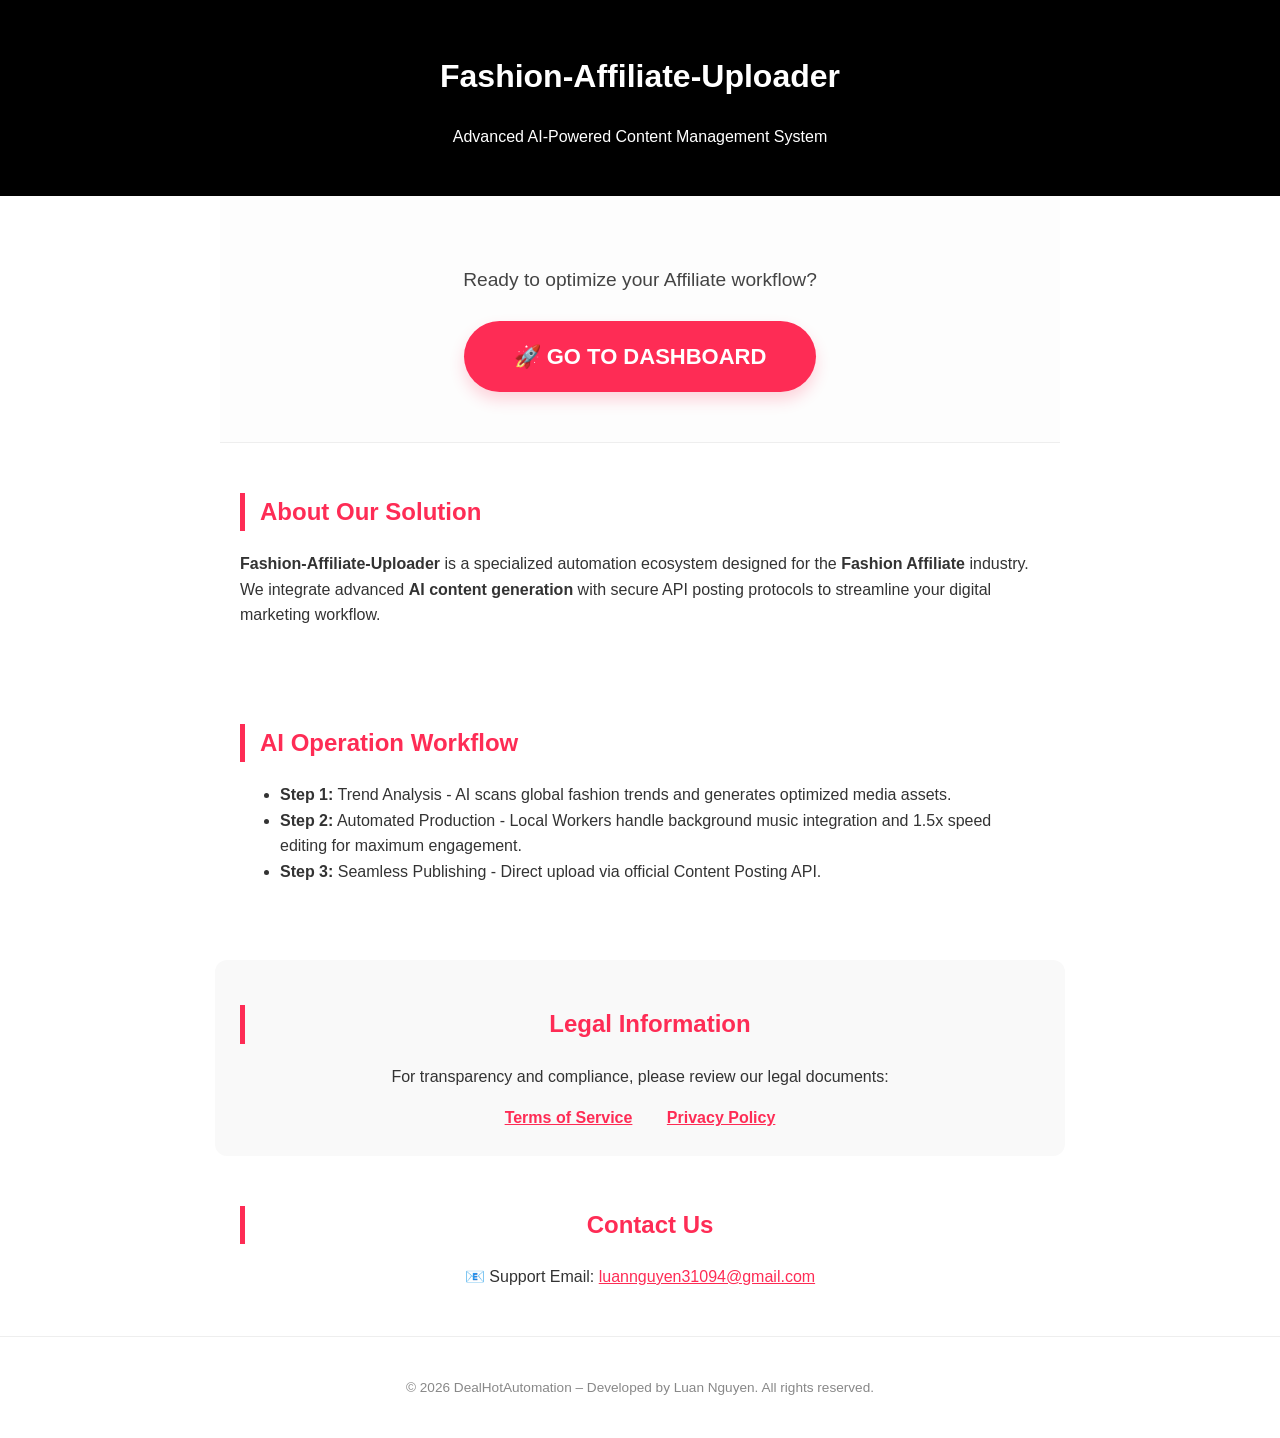
<file: index.html>
<!DOCTYPE html>
<html lang="en">
<head>
  <meta charset="UTF-8" />
  <meta name="viewport" content="width=device-width, initial-scale=1.0" />
  <title>DealHotAutomation</title>
  <style>
    /* 🎨 CSS CUSTOM FOR PROFESSIONAL LOOK */
    body { font-family: 'Segoe UI', Tahoma, Geneva, Verdana, sans-serif; line-height: 1.6; color: #333; margin: 0; }
    header { background: #000; color: #fff; padding: 30px; text-align: center; }
    .cta-container { 
        text-align: center; 
        padding: 50px 20px; 
        background: #fdfdfd; 
        border-bottom: 1px solid #eee;
    }
    .btn-go-app {
        display: inline-block;
        background-color: #fe2c55;
        color: white !important;
        padding: 18px 50px;
        font-size: 22px;
        font-weight: 800;
        text-decoration: none;
        border-radius: 50px;
        box-shadow: 0 8px 15px rgba(254, 44, 85, 0.2);
        transition: all 0.3s ease;
        text-transform: uppercase;
    }
    .btn-go-app:hover {
        transform: translateY(-3px);
        box-shadow: 0 12px 25px rgba(254, 44, 85, 0.4);
    }
    section { max-width: 800px; margin: 0 auto; padding: 30px 20px; }
    h2 { color: #fe2c55; border-left: 5px solid #fe2c55; padding-left: 15px; }
    .legal-links { margin-top: 30px; padding: 25px; background: #f9f9f9; border-radius: 12px; text-align: center; }
    .legal-links a { margin: 0 15px; color: #fe2c55; font-weight: bold; text-decoration: underline; }
    footer { text-align: center; padding: 40px; font-size: 0.85em; color: #888; border-top: 1px solid #eee; }
  </style>
</head>
<body>
  <header>
    <h1>Fashion-Affiliate-Uploader</h1>
    <p>Advanced AI-Powered Content Management System</p>
  </header>

  <section class="cta-container">
    <p style="margin-bottom: 25px; font-size: 1.2em; font-weight: 500; color: #444;">Ready to optimize your Affiliate workflow?</p>
    <a href="https://thorough-macaw-thankfully.ngrok-free.app/webhook/tiktok-callback" class="btn-go-app">🚀 Go to Dashboard</a>
  </section>

  <section class="intro">
    <h2>About Our Solution</h2>
    <p><strong>Fashion-Affiliate-Uploader</strong> is a specialized automation ecosystem designed for the <strong>Fashion Affiliate</strong> industry. We integrate advanced <strong>AI content generation</strong> with secure API posting protocols to streamline your digital marketing workflow.</p>
  </section>

  <section class="workflow">
    <h2>AI Operation Workflow</h2>
    <ul>
      <li><strong>Step 1:</strong> Trend Analysis - AI scans global fashion trends and generates optimized media assets.</li>
      <li><strong>Step 2:</strong> Automated Production - Local Workers handle background music integration and 1.5x speed editing for maximum engagement.</li>
      <li><strong>Step 3:</strong> Seamless Publishing - Direct upload via official Content Posting API.</li>
    </ul>
  </section>

  <section class="legal-links">
    <h2>Legal Information</h2>
    <p>For transparency and compliance, please review our legal documents:</p>
    <a href="terms.html" target="_blank">Terms of Service</a>
    <a href="privacy.html" target="_blank">Privacy Policy</a>
  </section>

  <section class="contact" style="text-align: center;">
    <h2>Contact Us</h2>
    <p>📧 Support Email: <a href="mailto:luannguyen31094@gmail.com" style="color: #fe2c55;">luannguyen31094@gmail.com</a></p>
  </section>

  <footer>
    &copy; 2026 DealHotAutomation – Developed by Luan Nguyen. All rights reserved.
  </footer>
</body>
</html>
</file>
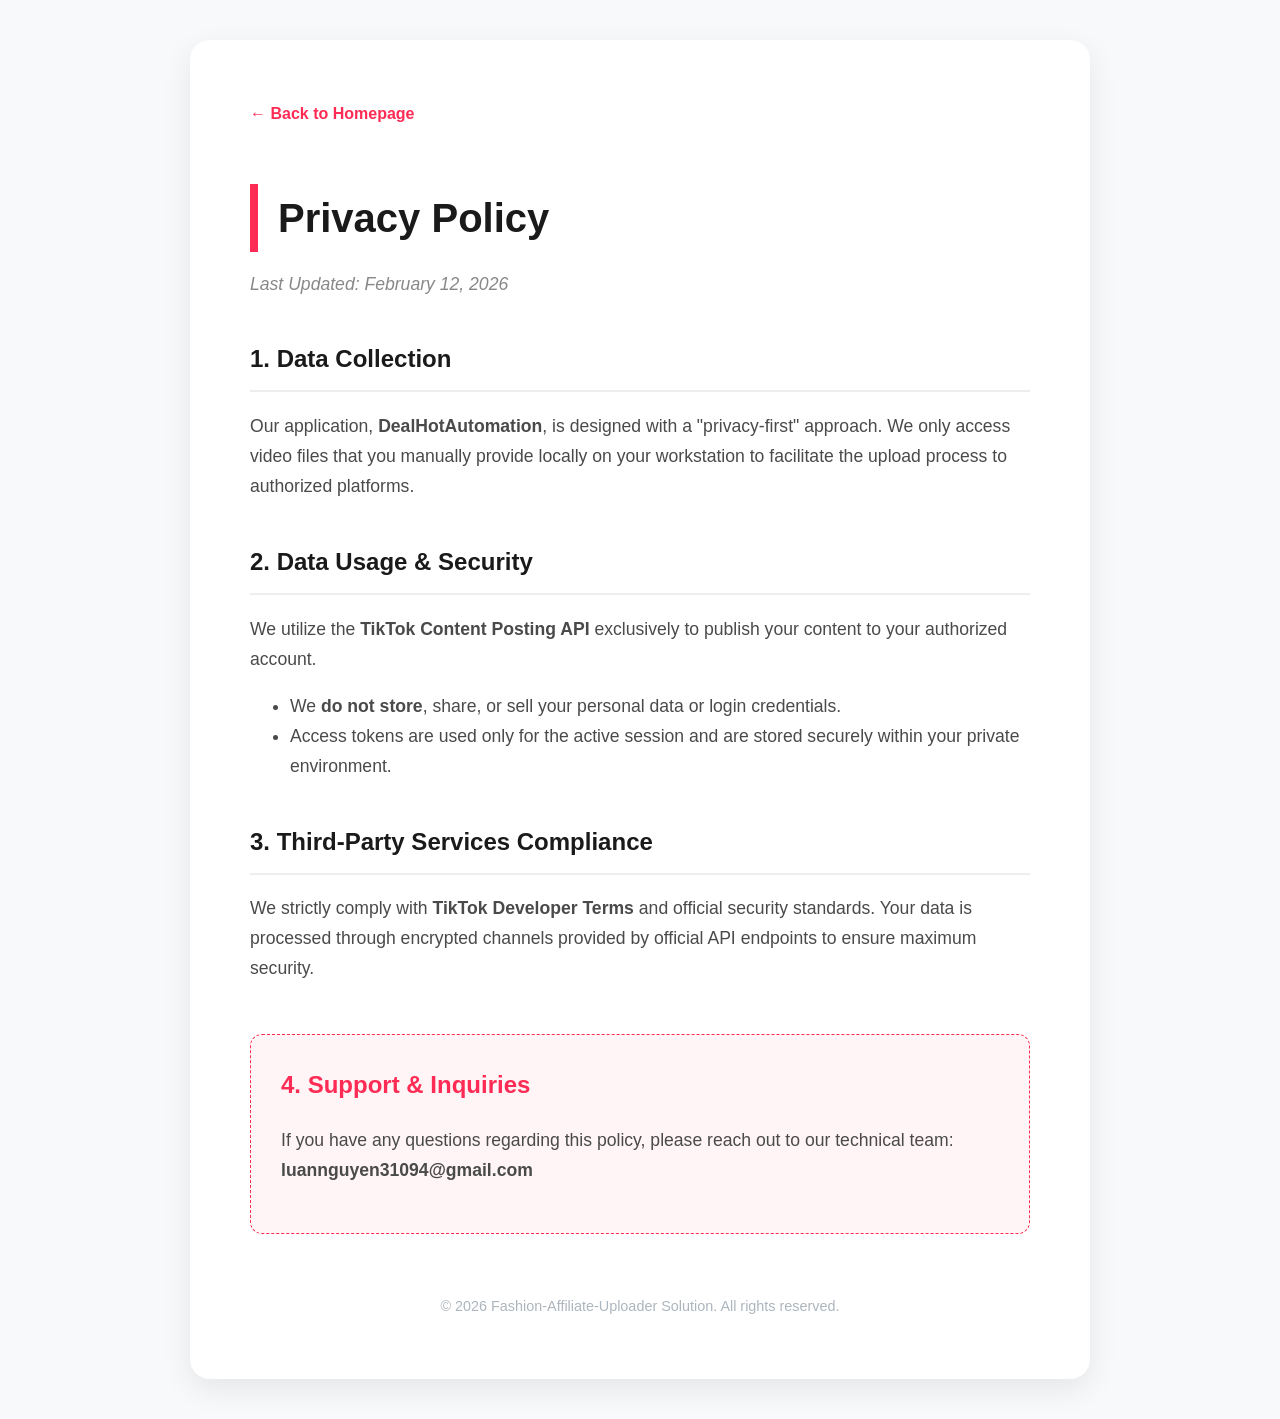
<file: privacy.html>
<!DOCTYPE html>
<html lang="en">
<head>
  <meta charset="UTF-8">
  <meta name="viewport" content="width=device-width, initial-scale=1.0">
  <title>Privacy Policy - DealHotAutomation</title>
  <style>
    /* 🎨 MODERN DARK/LIGHT THEME */
    body { 
      font-family: 'Inter', -apple-system, BlinkMacSystemFont, "Segoe UI", Roboto, sans-serif; 
      line-height: 1.7; 
      color: #2c3e50; 
      max-width: 900px; 
      margin: 0 auto; 
      padding: 40px 20px; 
      background: #f8f9fa; 
    }
    .container { 
      background: #fff; 
      padding: 60px; 
      border-radius: 20px; 
      box-shadow: 0 10px 30px rgba(0,0,0,0.08); 
    }
    .back-link { 
      display: inline-flex;
      align-items: center;
      text-decoration: none; 
      color: #fe2c55; 
      font-weight: 600; 
      margin-bottom: 30px;
      transition: transform 0.2s;
    }
    .back-link:hover { transform: translateX(-5px); }
    
    h1 { 
      font-size: 2.5em; 
      color: #1a1a1a; 
      margin-bottom: 10px;
      border-left: 8px solid #fe2c55;
      padding-left: 20px;
    }
    .update-date { color: #888; font-style: italic; margin-bottom: 40px; }
    
    h2 { 
      font-size: 1.5em;
      color: #1a1a1a; 
      margin-top: 40px; 
      border-bottom: 2px solid #eee;
      padding-bottom: 10px;
    }
    p, li { font-size: 1.1em; color: #4a4a4a; }
    
    .contact-box { 
      background: #fff5f6; 
      padding: 30px; 
      border-radius: 12px;
      border: 1px dashed #fe2c55;
      margin-top: 50px; 
    }
    .contact-box h2 { border: none; margin-top: 0; padding: 0; color: #fe2c55; }
    
    footer { 
      margin-top: 60px; 
      text-align: center; 
      font-size: 0.9em; 
      color: #adb5bd; 
    }
    @media (max-width: 600px) {
      .container { padding: 30px; }
      h1 { font-size: 1.8em; }
    }
  </style>
</head>
<body>
  <div class="container">
    <a href="index.html" class="back-link">← Back to Homepage</a>
    
    <h1>Privacy Policy</h1>
    <p class="update-date">Last Updated: February 12, 2026</p>

    <section>
      <h2>1. Data Collection</h2>
      <p>Our application, <strong>DealHotAutomation</strong>, is designed with a "privacy-first" approach. We only access video files that you manually provide locally on your workstation to facilitate the upload process to authorized platforms.</p>
    </section>

    <section>
      <h2>2. Data Usage & Security</h2>
      <p>We utilize the <strong>TikTok Content Posting API</strong> exclusively to publish your content to your authorized account. 
      <ul>
        <li>We <strong>do not store</strong>, share, or sell your personal data or login credentials.</li>
        <li>Access tokens are used only for the active session and are stored securely within your private environment.</li>
      </ul>
    </section>

    <section>
      <h2>3. Third-Party Services Compliance</h2>
      <p>We strictly comply with <strong>TikTok Developer Terms</strong> and official security standards. Your data is processed through encrypted channels provided by official API endpoints to ensure maximum security.</p>
    </section>

    <div class="contact-box">
      <h2>4. Support & Inquiries</h2>
      <p>If you have any questions regarding this policy, please reach out to our technical team: <strong>luannguyen31094@gmail.com</strong></p>
    </div>

    <footer>
      &copy; 2026 Fashion-Affiliate-Uploader Solution. All rights reserved.
    </footer>
  </div>
</body>
</html>
</file>
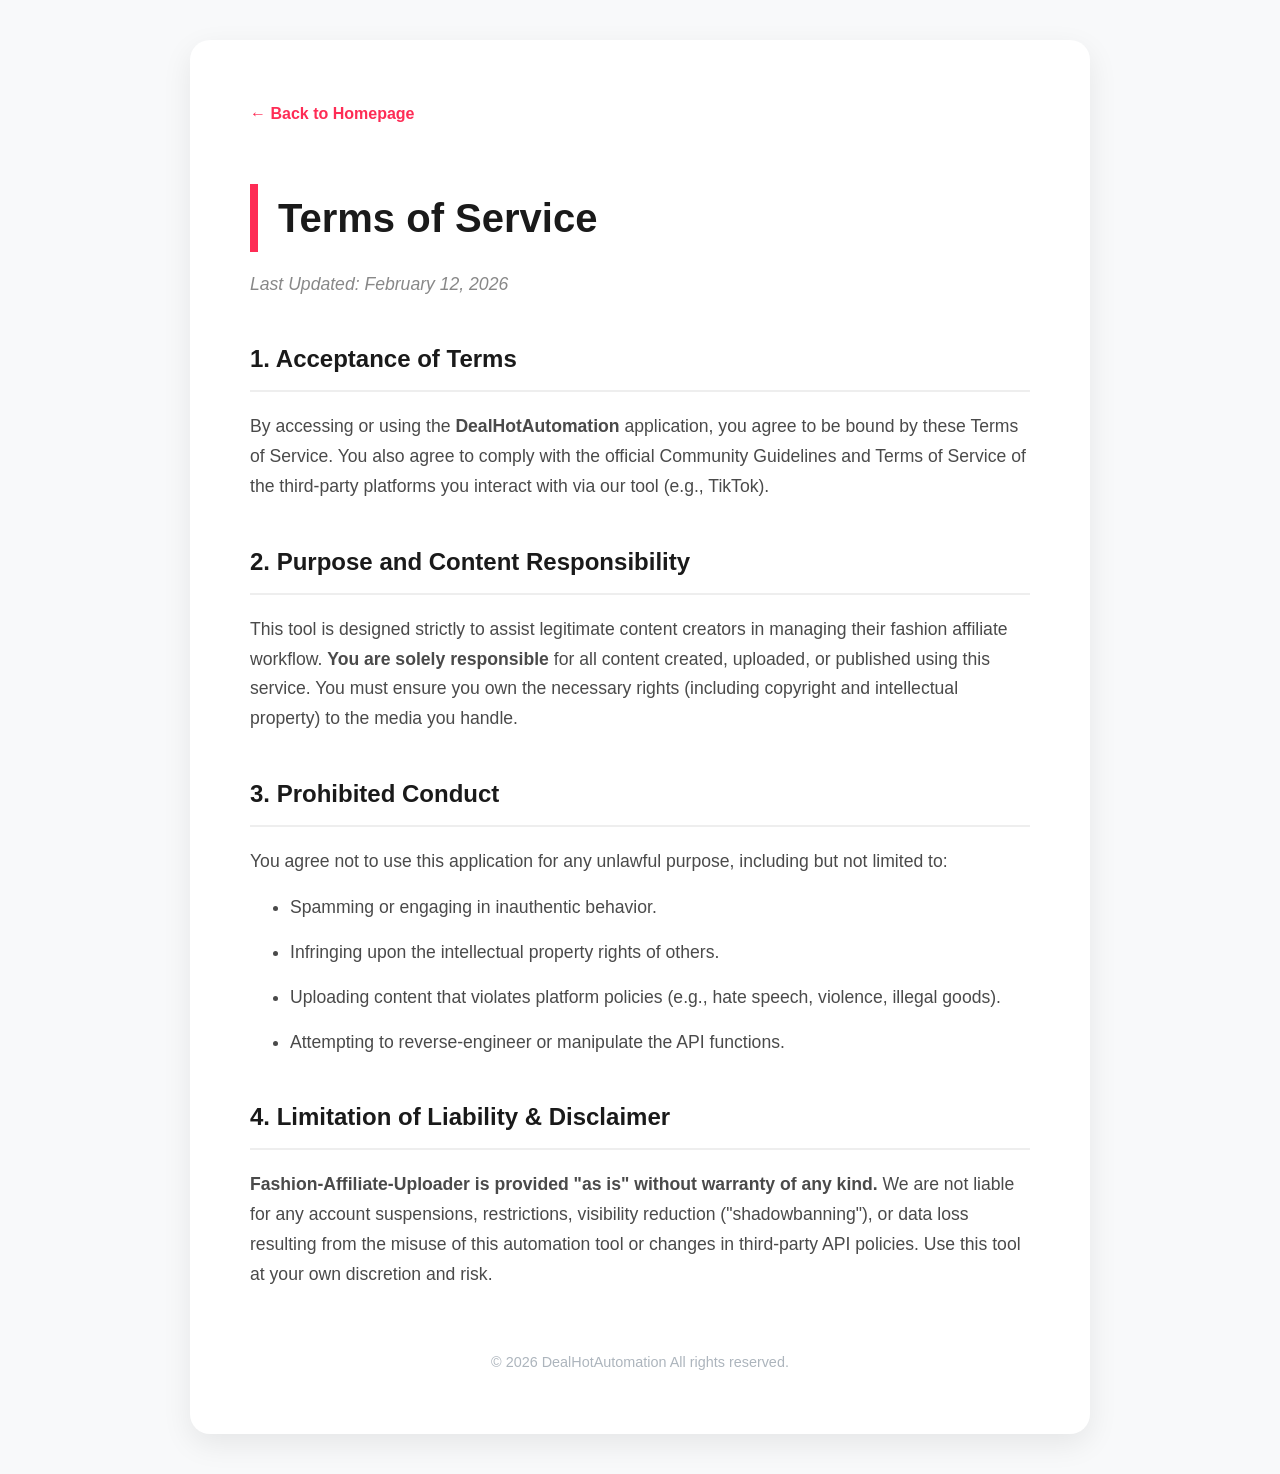
<file: terms.html>
<!DOCTYPE html>
<html lang="en">
<head>
  <meta charset="UTF-8">
  <meta name="viewport" content="width=device-width, initial-scale=1.0">
  <title>Terms of Service - DealHotAutomation</title>
  <style>
    /* 🎨 MODERN THEME - CONSISTENT WITH PP & HOMEPAGE */
    body { 
      font-family: 'Inter', -apple-system, BlinkMacSystemFont, "Segoe UI", Roboto, sans-serif; 
      line-height: 1.7; 
      color: #2c3e50; 
      max-width: 900px; 
      margin: 0 auto; 
      padding: 40px 20px; 
      background: #f8f9fa; 
    }
    .container { 
      background: #fff; 
      padding: 60px; 
      border-radius: 20px; 
      box-shadow: 0 10px 30px rgba(0,0,0,0.08); 
    }
    .back-link { 
      display: inline-flex;
      align-items: center;
      text-decoration: none; 
      color: #fe2c55; 
      font-weight: 600; 
      margin-bottom: 30px;
      transition: transform 0.2s;
    }
    .back-link:hover { transform: translateX(-5px); }
    
    h1 { 
      font-size: 2.5em; 
      color: #1a1a1a; 
      margin-bottom: 10px;
      border-left: 8px solid #fe2c55;
      padding-left: 20px;
    }
    .update-date { color: #888; font-style: italic; margin-bottom: 40px; }
    
    h2 { 
      font-size: 1.5em;
      color: #1a1a1a; 
      margin-top: 40px; 
      border-bottom: 2px solid #eee;
      padding-bottom: 10px;
    }
    p, li { font-size: 1.1em; color: #4a4a4a; margin-bottom: 15px; }
    
    footer { 
      margin-top: 60px; 
      text-align: center; 
      font-size: 0.9em; 
      color: #adb5bd; 
    }
    @media (max-width: 600px) {
      .container { padding: 30px; }
      h1 { font-size: 1.8em; }
    }
  </style>
</head>
<body>
  <div class="container">
    <a href="index.html" class="back-link">← Back to Homepage</a>
    
    <h1>Terms of Service</h1>
    <p class="update-date">Last Updated: February 12, 2026</p>

    <section>
      <h2>1. Acceptance of Terms</h2>
      <p>By accessing or using the <strong>DealHotAutomation</strong> application, you agree to be bound by these Terms of Service. You also agree to comply with the official Community Guidelines and Terms of Service of the third-party platforms you interact with via our tool (e.g., TikTok).</p>
    </section>

    <section>
      <h2>2. Purpose and Content Responsibility</h2>
      <p>This tool is designed strictly to assist legitimate content creators in managing their fashion affiliate workflow. <strong>You are solely responsible</strong> for all content created, uploaded, or published using this service. You must ensure you own the necessary rights (including copyright and intellectual property) to the media you handle.</p>
    </section>

    <section>
      <h2>3. Prohibited Conduct</h2>
      <p>You agree not to use this application for any unlawful purpose, including but not limited to:</p>
      <ul>
        <li>Spamming or engaging in inauthentic behavior.</li>
        <li>Infringing upon the intellectual property rights of others.</li>
        <li>Uploading content that violates platform policies (e.g., hate speech, violence, illegal goods).</li>
        <li>Attempting to reverse-engineer or manipulate the API functions.</li>
      </ul>
    </section>

    <section>
      <h2>4. Limitation of Liability & Disclaimer</h2>
      <p><strong>Fashion-Affiliate-Uploader is provided "as is" without warranty of any kind.</strong> We are not liable for any account suspensions, restrictions, visibility reduction ("shadowbanning"), or data loss resulting from the misuse of this automation tool or changes in third-party API policies. Use this tool at your own discretion and risk.</p>
    </section>

    <footer>
      &copy; 2026 DealHotAutomation All rights reserved.
    </footer>
  </div>
</body>
</html>
</file>
